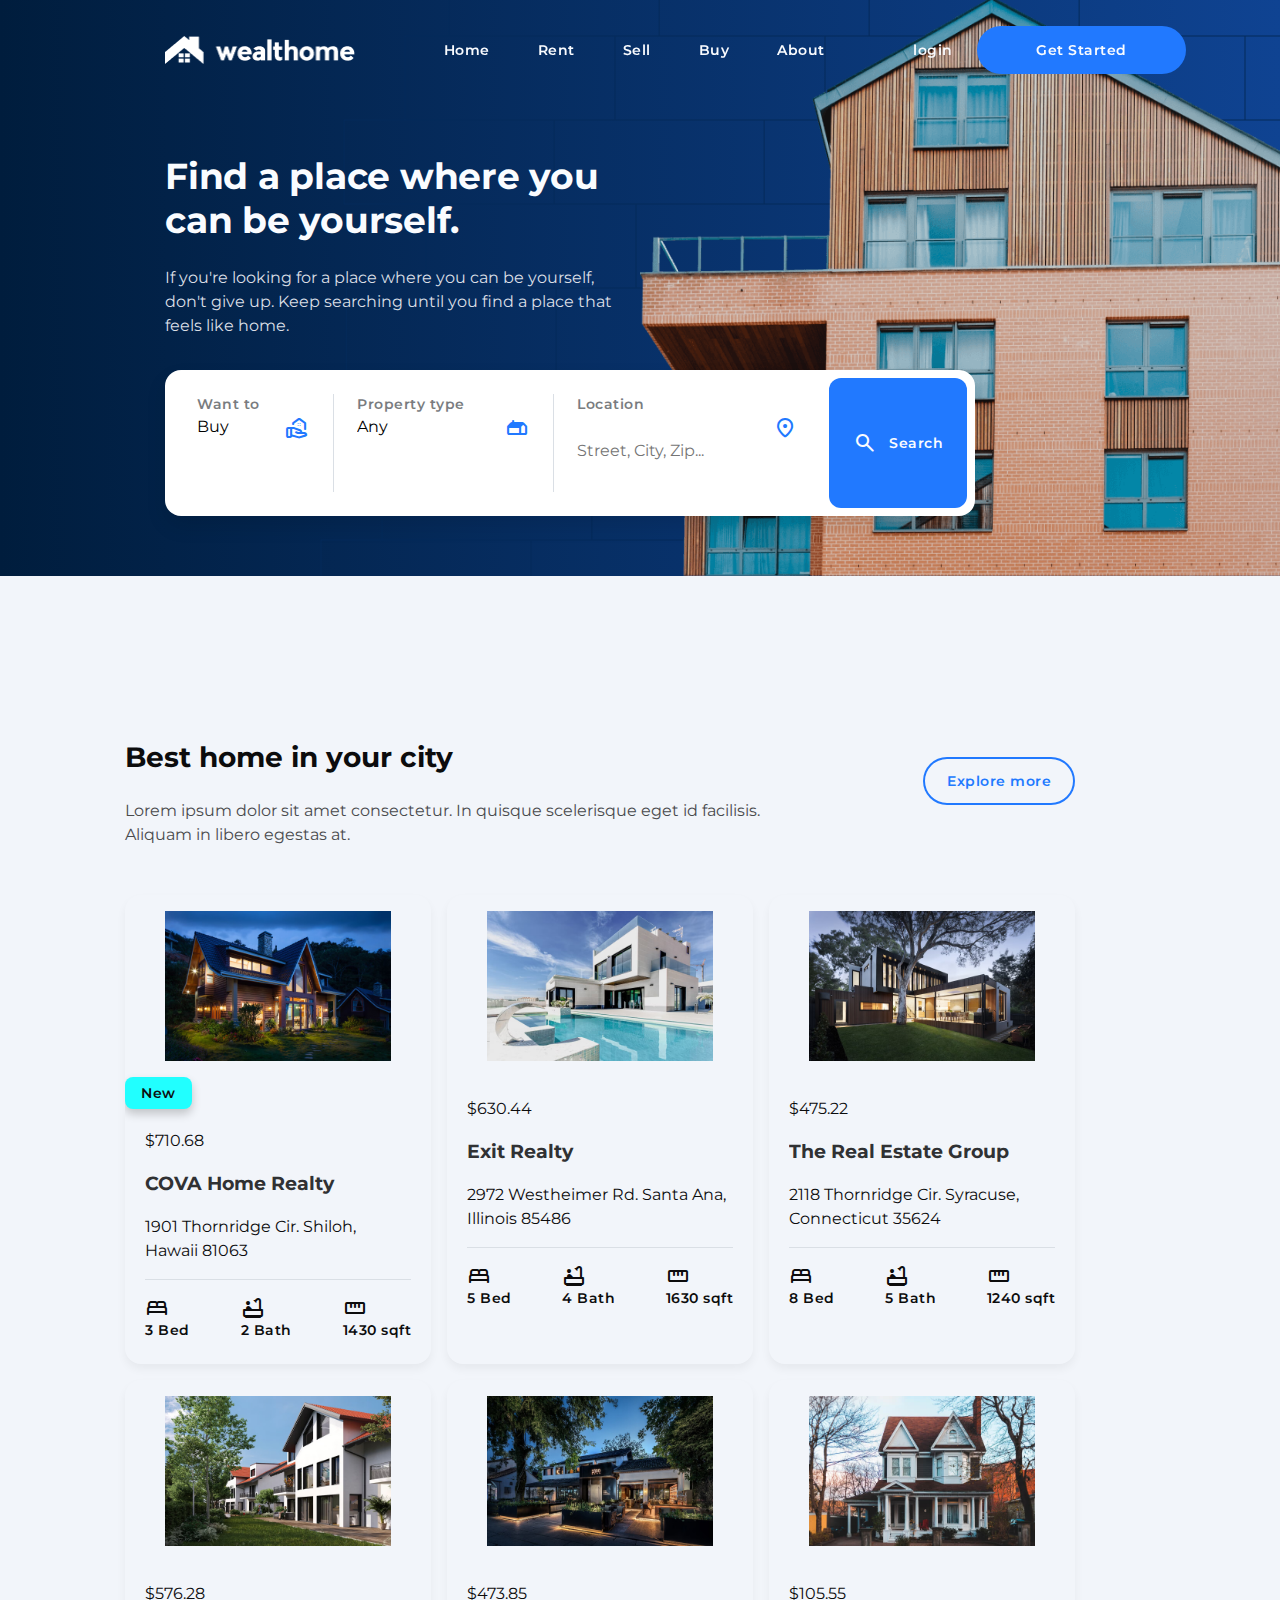
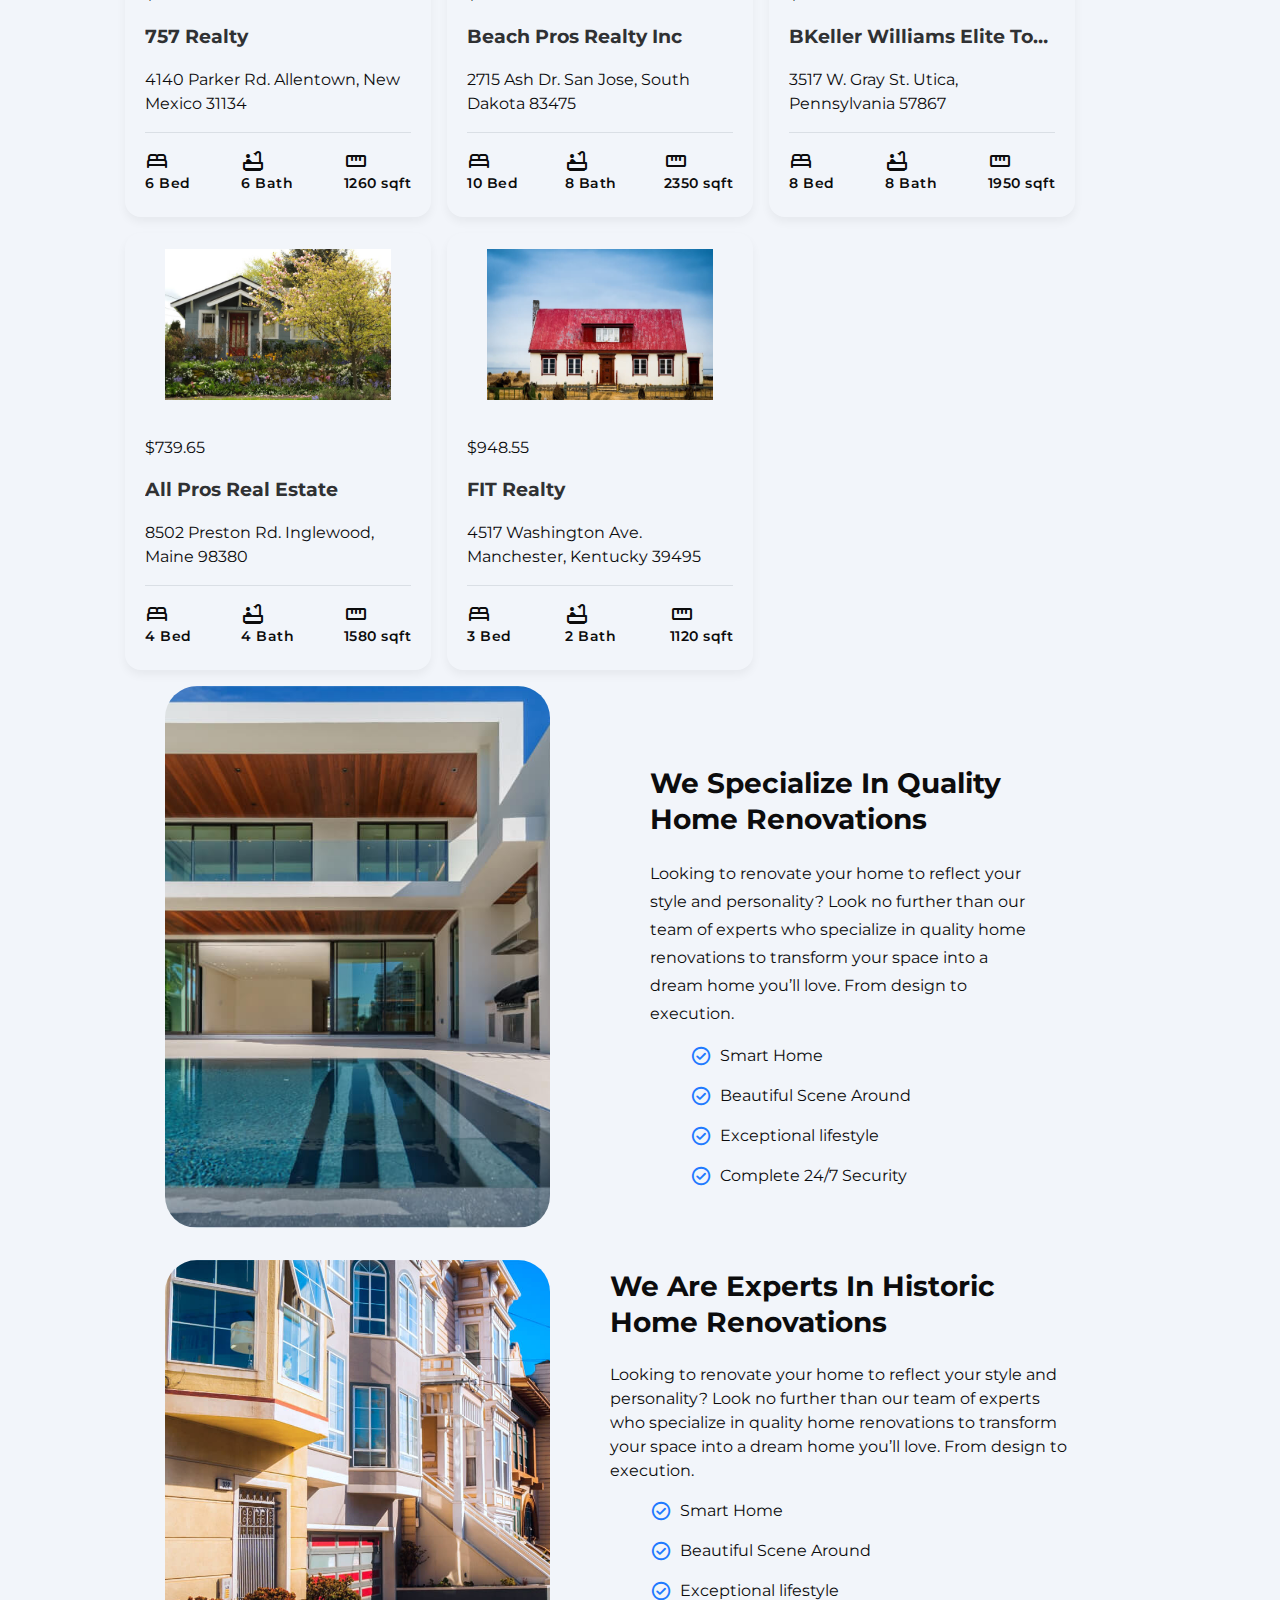
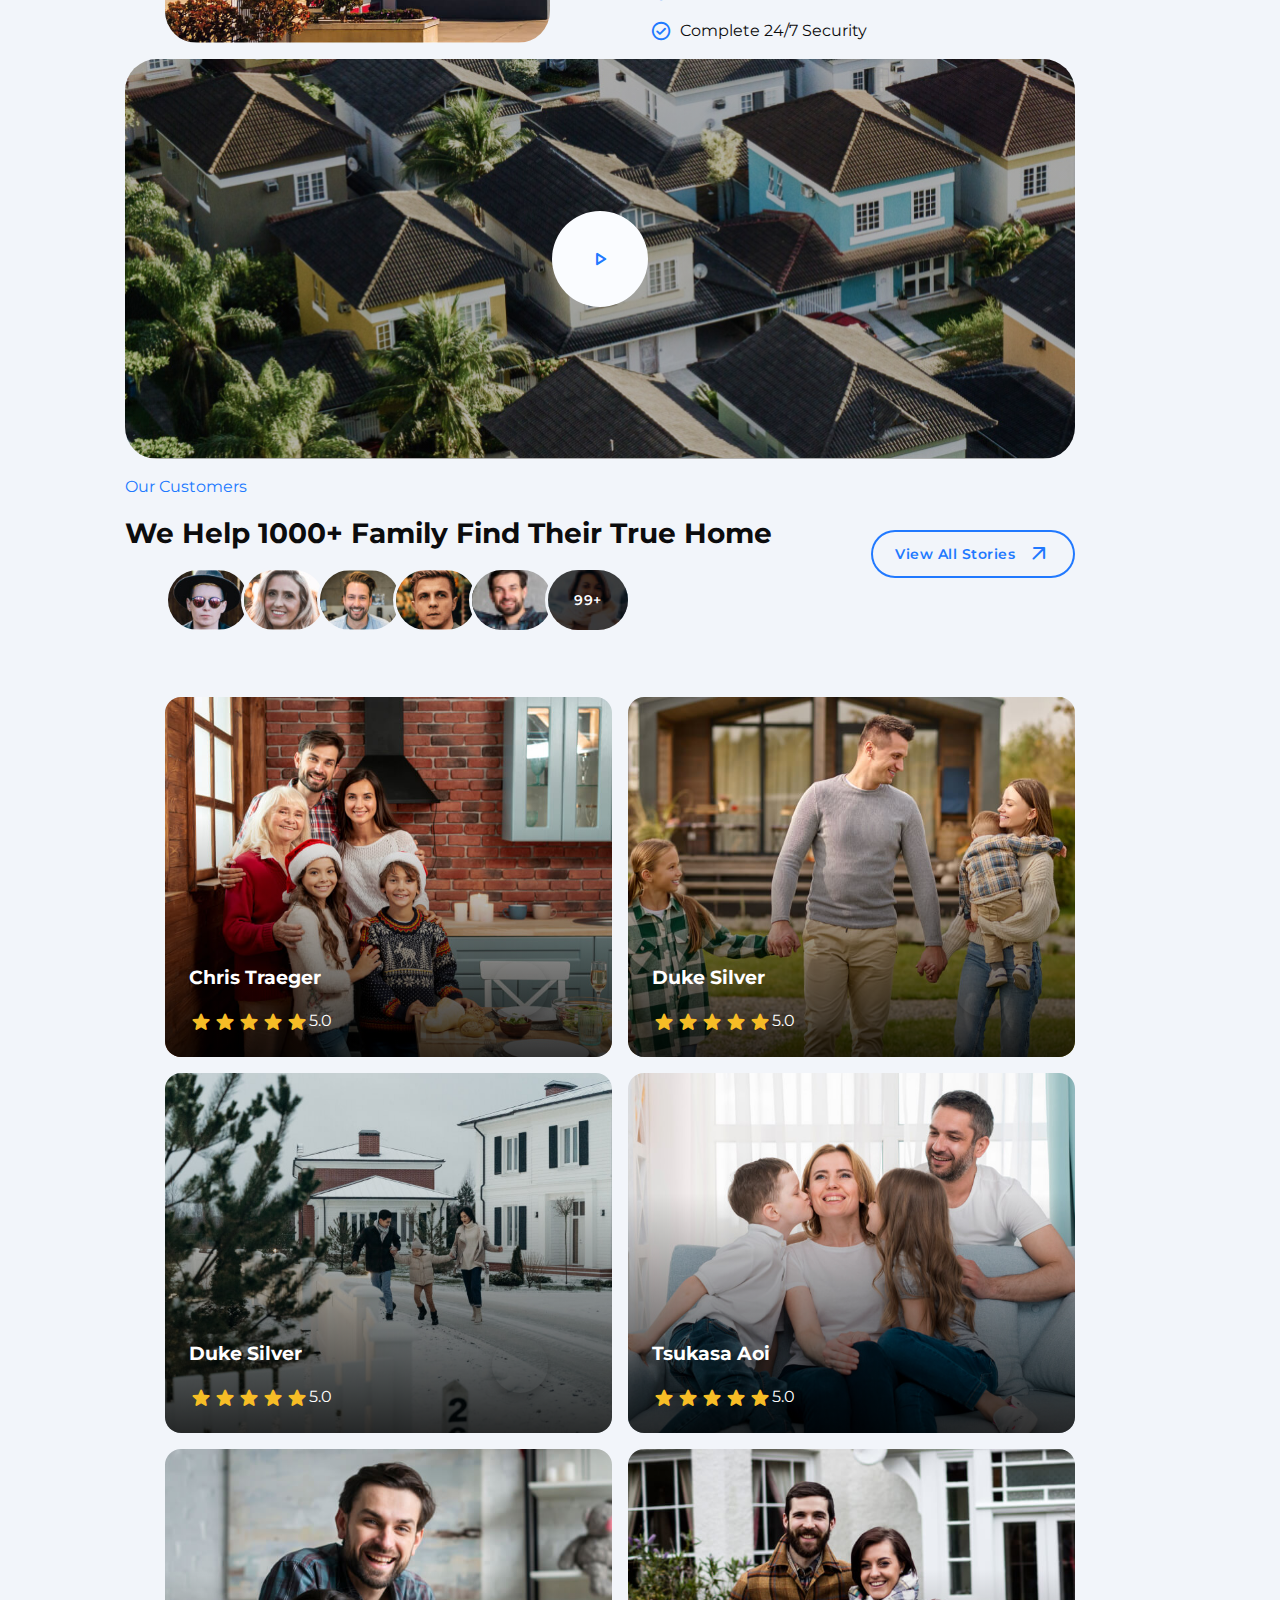
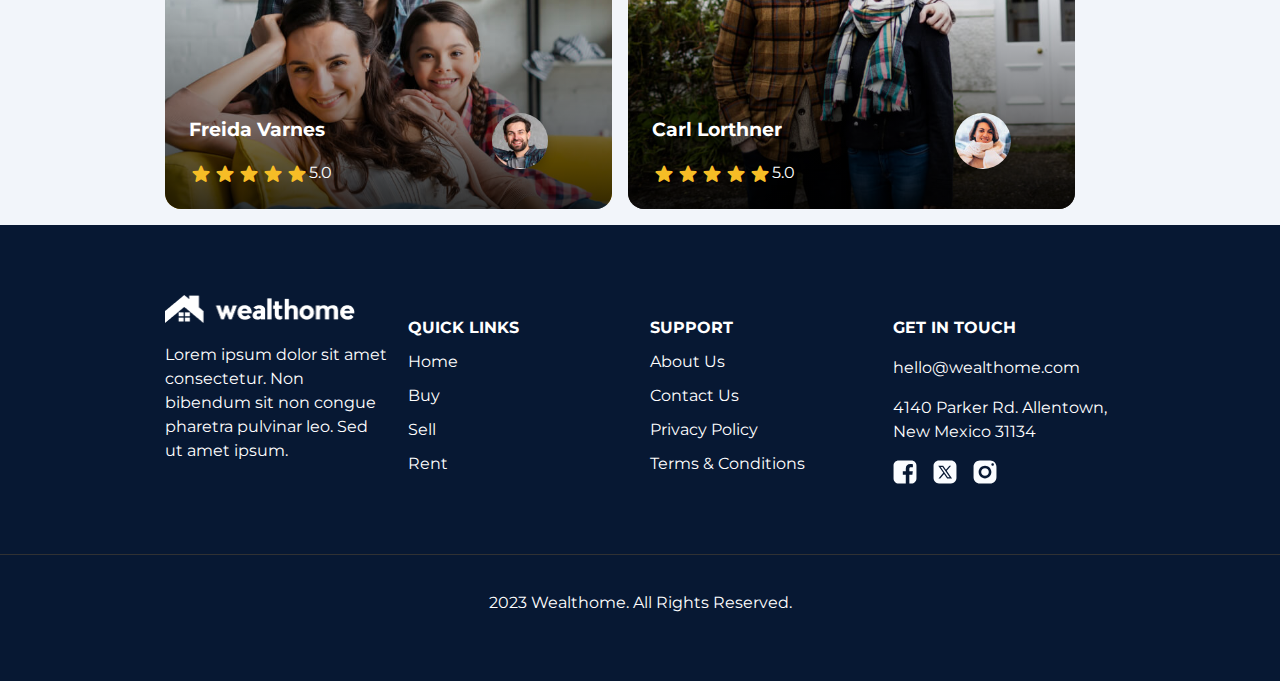
<file: index.html>
<!DOCTYPE html>
<html lang="en">
  <head>
    <meta charset="UTF-8" />
    <meta name="viewport" content="width=device-width, initial-scale=1.0" />
    <title>Wealthome</title>
    <meta name="title" content="Wealthome" />
    <meta
      name="descriptain"
      content="This is a realestate website devloped by codewithsadee"
    />
    <!-- favicon -->
    <link rel="stylesheet" href="./favicon.svg" type="image/svg+xml" />
    <!-- google font linK -->
    <link rel="preconnect" href="https://fonts.googleapis.com" />
    <link rel="preconnect" href="https://fonts.gstatic.com" crossorigin />
    <link
      href="https://fonts.googleapis.com/css2?family=Montserrat:wght@400;600;700&display=swap"
      rel="stylesheet"
    />

    <!-- google icon linK -->

    <link
      rel="stylesheet"
      href="https://fonts.googleapis.com/css2?family=Material+Symbols+Rounded:opsz,wght,FILL,GRAD@24,400,0..1,0"
    />

    <!-- Css linK -->

    <link rel="stylesheet" href="./assets/css/style.css" />

    <!-- js linK -->

    <script src="./assets/js/script.js" defer></script>
  </head>

  <body>
    

    <header class="header" data-header>
      <div class="container">
        <a href="#" class="logo">
          <img
            src="./assets/images/logo.png"
            width="190"
            height="28"
            alt="Wealthome"
          />
        </a>

        <nav class="navbar" data-navbar>
          <ul class="navbar-list">
            <li>
              <a href="#" class="navbar-link label-medium active">Home</a>
            </li>

            <li>
              <a href="#" class="navbar-link label-medium active">Rent</a>
            </li>

            <li>
              <a href="cr.html" class="navbar-link label-medium active">Sell</a>
            </li>

            <li>
              <a href="#" class="navbar-link label-medium active">Buy</a>
            </li>

            <li>
              <a href="#" class="navbar-link label-medium active">About</a>
            </li>
          </ul>

          <div class="navbar-wrapper">
            <a href="#" class="btn-link label-medium">login</a>

            <a href="#" class="btn btn-fill label-medium">Get Started</a>
          </div>
        </nav>

        <button
          class="nav-toggle-btn icon-btn"
          aria-label=" toggle navbar"
          data-nav-toggler
        >
          <span class="material-symbols-rounded open" aria-hidden="true"
            >menu</span
          >
          <span class="material-symbols-rounded close" aria-hidden="true"
            >close</span
          >
        </button>
      </div>
    </header>

    <main>
      <article>
        <!-- hero -->
        <section class="hero">
          <div class="container">
            <div class="hero-container">
              <h1 class="headline-large hero-title">
                Find a place where you can be yourself.
              </h1>
              <p class="body-large hero-text">
                If you're looking for a place where you can be yourself, don't
                give up. Keep searching until you find a place that feels like
                home.
              </p>
              <form action="./" method="get" class="search-bar">
                <label class="search-item">
                  <span class="label-medium label">Want to</span>

                  <select name="want-to" class="search-item-field body-medium">
                    <option value="Buy" selected>Buy</option>
                    <option value="Sell">Sell</option>
                    <option value="Rent">Rent</option>
                  </select>
                  <span class="material-symbols-rounded" aria-hidden="true"
                    >real_estate_agent</span
                  >
                </label>

                <label class="search-item">
                  <span class="label-medium label">Property type</span>

                  <select
                    name="property-type"
                    class="search-item-field body-medium"
                  >
                    <option value="any" selected>Any</option>
                    <option value="houses">Houses</option>
                    <option value="apartments">Apartments</option>
                    <option value="villa">Villa</option>
                    <option value="townhome">Townhome</option>
                    <option value="bungalow">Bungalow</option>
                    <option value="loft">Loft</option>
                  </select>
                  <span class="material-symbols-rounded" aria-hidden="true"
                    >gite</span
                  >
                </label>

                <label class="search-item">
                  <span class="label-medium label">Location </span>

                  <input
                    type="text"
                    name="location"
                    placeholder="Street, City, Zip..."
                    class="search-item-field body-medium"
                  />

                  <span class="material-symbols-rounded" aria-hidden="true"
                    >location_on</span
                  >
                </label>

                <button type="submit" class="search-btn">
                  <span class="material-symbols-rounded" aria-hidden="true"
                    >search</span
                  >

                  <span class="label-medium">Search</span>
                </button>
              </form>
            </div>
            <img
              src="./assets/images/hero.png"
              width="816"
              height="659"
              role="presentation"
              class="hero-banner"
            />

            <img
              src="./assets/images/bg-pattern.png"
              width="1240"
              height="840"
              role="presentation"
              class="bg-pattern"
            />
          </div>
        </section>

        <!-- PROPERTY -->

        <section class="section property" aria-labelledby="property-label">
          <div class="container">
            <div class="title-wrapper">
              <div>
                <h2 class="section-title headline-small">
                  Best home in your city
                </h2>
                <p class="section-text body-large">
                  Lorem ipsum dolor sit amet consectetur. In quisque scelerisque
                  eget id facilisis. Aliquam in libero egestas at.
                </p>
              </div>

              <a href="#" class="btn btn-outline">
                <span class="label-medium">Explore more</span>
              </a>
            </div>

            <div class="property-list">
              <div class="card">
                <div class="card-banner">
                  <figure
                    class="img-holder"
                    style="--width: 585; --height: 390"
                  >
                    <img
                      src="./assets/images/property-1.jpg"
                      width="585"
                      height="390"
                      class="img-cover"
                      alt=" COVA Home Realty"
                    />
                  </figure>

                  <span class="badgo label-medium">New</span>
                  <button
                    class="icon-btn fav-btn"
                    aria-label="add to favorite"
                    data-toggle-btn
                  >
                    <span class="material-symbols-rounded" aria-hidden="true"
                      >favorite</span
                    >
                  </button>
                </div>

                <div class="card-content">
                  <span class="title-large">$710.68</span>
                  <h3>
                    <a href="#" class="title-small card-title"
                      >COVA Home Realty</a
                    >
                  </h3>
                  <address class="body-medium.card-tex">
                    1901 Thornridge Cir. Shiloh, Hawaii 81063
                  </address>
                  <div class="card-meta-list">
                    <div class="meta-item">
                      <span
                        class="material-symbols-rounded meta-icon"
                        aria-hidden="true"
                        >bed</span
                      >
                      <span class="meta-text label-medium">3 Bed</span>
                    </div>
                    <div class="meta-item">
                      <span
                        class="material-symbols-rounded meta-icon"
                        aria-hidden="true"
                        >bathtub</span
                      >
                      <span class="meta-text label-medium">2 Bath</span>
                    </div>
                    <div class="meta-item">
                      <span
                        class="material-symbols-rounded meta-icon"
                        aria-hidden="true"
                        >straighten</span
                      >
                      <span class="meta-text label-medium">1430 sqft </span>
                    </div>
                  </div>
                </div>
              </div>

              <div class="card">
                <div class="card-banner">
                  <figure
                    class="img-holder"
                    style="--width: 585; --height: 390"
                  >
                    <img
                      src="./assets/images/property-2.jpg"
                      width="585"
                      height="390"
                      class="img-cover"
                      alt=" Exit Realty"
                    />
                  </figure>

                  <button
                    class="icon-btn fav-btn"
                    aria-label="add to favorite"
                    data-toggle-btn
                  >
                    <span class="material-symbols-rounded" aria-hidden="true"
                      >favorite</span
                    >
                  </button>
                </div>

                <div class="card-content">
                  <span class="title-large">$630.44</span>
                  <h3>
                    <a href="#" class="title-small card-title">Exit Realty</a>
                  </h3>
                  <address class="body-medium.card-tex">
                    2972 Westheimer Rd. Santa Ana, Illinois 85486
                  </address>
                  <div class="card-meta-list">
                    <div class="meta-item">
                      <span
                        class="material-symbols-rounded meta-icon"
                        aria-hidden="true"
                        >bed</span
                      >
                      <span class="meta-text label-medium">5 Bed</span>
                    </div>
                    <div class="meta-item">
                      <span
                        class="material-symbols-rounded meta-icon"
                        aria-hidden="true"
                        >bathtub</span
                      >
                      <span class="meta-text label-medium">4 Bath</span>
                    </div>
                    <div class="meta-item">
                      <span
                        class="material-symbols-rounded meta-icon"
                        aria-hidden="true"
                        >straighten</span
                      >
                      <span class="meta-text label-medium">1630 sqft</span>
                    </div>
                  </div>
                </div>
              </div>

              <div class="card">
                <div class="card-banner">
                  <figure
                    class="img-holder"
                    style="--width: 585; --height: 390"
                  >
                    <img
                      src="./assets/images/property-3.jpg"
                      width="585"
                      height="390"
                      class="img-cover"
                      alt=" The Real Estate Group"
                    />
                  </figure>

                  <button
                    class="icon-btn fav-btn"
                    aria-label="add to favorite"
                    data-toggle-btn
                  >
                    <span class="material-symbols-rounded" aria-hidden="true"
                      >favorite</span
                    >
                  </button>
                </div>

                <div class="card-content">
                  <span class="title-large">$475.22</span>
                  <h3>
                    <a href="#" class="title-small card-title"
                      >The Real Estate Group</a
                    >
                  </h3>
                  <address class="body-medium.card-tex">
                    2118 Thornridge Cir. Syracuse, Connecticut 35624
                  </address>
                  <div class="card-meta-list">
                    <div class="meta-item">
                      <span
                        class="material-symbols-rounded meta-icon"
                        aria-hidden="true"
                        >bed</span
                      >
                      <span class="meta-text label-medium">8 Bed</span>
                    </div>
                    <div class="meta-item">
                      <span
                        class="material-symbols-rounded meta-icon"
                        aria-hidden="true"
                        >bathtub</span
                      >
                      <span class="meta-text label-medium">5 Bath</span>
                    </div>
                    <div class="meta-item">
                      <span
                        class="material-symbols-rounded meta-icon"
                        aria-hidden="true"
                        >straighten</span
                      >
                      <span class="meta-text label-medium">1240 sqft</span>
                    </div>
                  </div>
                </div>
              </div>

              <div class="card">
                <div class="card-banner">
                  <figure
                    class="img-holder"
                    style="--width: 585; --height: 390"
                  >
                    <img
                      src="./assets/images/property-4.jpg"
                      width="585"
                      height="390"
                      class="img-cover"
                      alt=" 757 Realty"
                    />
                  </figure>

                  <button
                    class="icon-btn fav-btn"
                    aria-label="add to favorite"
                    data-toggle-btn
                  >
                    <span class="material-symbols-rounded" aria-hidden="true"
                      >favorite</span
                    >
                  </button>
                </div>

                <div class="card-content">
                  <span class="title-large">$576.28</span>
                  <h3>
                    <a href="#" class="title-small card-title">757 Realty</a>
                  </h3>
                  <address class="body-medium.card-tex">
                    4140 Parker Rd. Allentown, New Mexico 31134
                  </address>
                  <div class="card-meta-list">
                    <div class="meta-item">
                      <span
                        class="material-symbols-rounded meta-icon"
                        aria-hidden="true"
                        >bed</span
                      >
                      <span class="meta-text label-medium">6 Bed</span>
                    </div>
                    <div class="meta-item">
                      <span
                        class="material-symbols-rounded meta-icon"
                        aria-hidden="true"
                        >bathtub</span
                      >
                      <span class="meta-text label-medium">6 Bath</span>
                    </div>
                    <div class="meta-item">
                      <span
                        class="material-symbols-rounded meta-icon"
                        aria-hidden="true"
                        >straighten</span
                      >
                      <span class="meta-text label-medium">1260 sqft</span>
                    </div>
                  </div>
                </div>
              </div>

              <div class="card">
                <div class="card-banner">
                  <figure
                    class="img-holder"
                    style="--width: 585; --height: 390"
                  >
                    <img
                      src="./assets/images/property-5.jpg"
                      width="585"
                      height="390"
                      class="img-cover"
                      alt=" Beach Pros Realty Inc"
                    />
                  </figure>

                  <button
                    class="icon-btn fav-btn"
                    aria-label="add to favorite"
                    data-toggle-btn
                  >
                    <span class="material-symbols-rounded" aria-hidden="true"
                      >favorite</span
                    >
                  </button>
                </div>

                <div class="card-content">
                  <span class="title-large">$473.85</span>
                  <h3>
                    <a href="#" class="title-small card-title"
                      >Beach Pros Realty Inc</a
                    >
                  </h3>
                  <address class="body-medium.card-tex">
                    2715 Ash Dr. San Jose, South Dakota 83475
                  </address>
                  <div class="card-meta-list">
                    <div class="meta-item">
                      <span
                        class="material-symbols-rounded meta-icon"
                        aria-hidden="true"
                        >bed</span
                      >
                      <span class="meta-text label-medium">10 Bed</span>
                    </div>
                    <div class="meta-item">
                      <span
                        class="material-symbols-rounded meta-icon"
                        aria-hidden="true"
                        >bathtub</span
                      >
                      <span class="meta-text label-medium">8 Bath</span>
                    </div>
                    <div class="meta-item">
                      <span
                        class="material-symbols-rounded meta-icon"
                        aria-hidden="true"
                        >straighten</span
                      >
                      <span class="meta-text label-medium">2350 sqft</span>
                    </div>
                  </div>
                </div>
              </div>

              <div class="card">
                <div class="card-banner">
                  <figure
                    class="img-holder"
                    style="--width: 585; --height: 390"
                  >
                    <img
                      src="./assets/images/property-6.jpg"
                      width="585"
                      height="390"
                      class="img-cover"
                      alt=" Keller Williams Elite Town Center"
                    />
                  </figure>

                  <button
                    class="icon-btn fav-btn"
                    aria-label="add to favorite"
                    data-toggle-btn
                  >
                    <span class="material-symbols-rounded" aria-hidden="true"
                      >favorite</span
                    >
                  </button>
                </div>

                <div class="card-content">
                  <span class="title-large">$105.55</span>
                  <h3>
                    <a href="#" class="title-small card-title"
                      >BKeller Williams Elite Town Center</a
                    >
                  </h3>
                  <address class="body-medium.card-tex">
                    3517 W. Gray St. Utica, Pennsylvania 57867
                  </address>
                  <div class="card-meta-list">
                    <div class="meta-item">
                      <span
                        class="material-symbols-rounded meta-icon"
                        aria-hidden="true"
                        >bed</span
                      >
                      <span class="meta-text label-medium">8 Bed</span>
                    </div>
                    <div class="meta-item">
                      <span
                        class="material-symbols-rounded meta-icon"
                        aria-hidden="true"
                        >bathtub</span
                      >
                      <span class="meta-text label-medium">8 Bath</span>
                    </div>
                    <div class="meta-item">
                      <span
                        class="material-symbols-rounded meta-icon"
                        aria-hidden="true"
                        >straighten</span
                      >
                      <span class="meta-text label-medium">1950 sqft</span>
                    </div>
                  </div>
                </div>
              </div>

              <div class="card">
                <div class="card-banner">
                  <figure
                    class="img-holder"
                    style="--width: 585; --height: 390"
                  >
                    <img
                      src="./assets/images/property-7.jpg"
                      width="585"
                      height="390"
                      class="img-cover"
                      alt=" All Pros Real Estate"
                    />
                  </figure>

                  <button
                    class="icon-btn fav-btn"
                    aria-label="add to favorite"
                    data-toggle-btn
                  >
                    <span class="material-symbols-rounded" aria-hidden="true"
                      >favorite</span
                    >
                  </button>
                </div>

                <div class="card-content">
                  <span class="title-large">$739.65</span>
                  <h3>
                    <a href="#" class="title-small card-title"
                      >All Pros Real Estate</a
                    >
                  </h3>
                  <address class="body-medium.card-tex">
                    8502 Preston Rd. Inglewood, Maine 98380
                  </address>
                  <div class="card-meta-list">
                    <div class="meta-item">
                      <span
                        class="material-symbols-rounded meta-icon"
                        aria-hidden="true"
                        >bed</span
                      >
                      <span class="meta-text label-medium">4 Bed</span>
                    </div>
                    <div class="meta-item">
                      <span
                        class="material-symbols-rounded meta-icon"
                        aria-hidden="true"
                        >bathtub</span
                      >
                      <span class="meta-text label-medium">4 Bath</span>
                    </div>
                    <div class="meta-item">
                      <span
                        class="material-symbols-rounded meta-icon"
                        aria-hidden="true"
                        >straighten</span
                      >
                      <span class="meta-text label-medium">1580 sqft</span>
                    </div>
                  </div>
                </div>
              </div>

              <div class="card">
                <div class="card-banner">
                  <figure
                    class="img-holder"
                    style="--width: 585; --height: 390"
                  >
                    <img
                      src="./assets/images/property-8.jpg"
                      width="585"
                      height="390"
                      class="img-cover"
                      alt=" FIT Realty"
                    />
                  </figure>

                  <button
                    class="icon-btn fav-btn"
                    aria-label="add to favorite"
                    data-toggle-btn
                  >
                    <span class="material-symbols-rounded" aria-hidden="true"
                      >favorite</span
                    >
                  </button>
                </div>

                <div class="card-content">
                  <span class="title-large">$948.55</span>
                  <h3>
                    <a href="#" class="title-small card-title">FIT Realty</a>
                  </h3>
                  <address class="body-medium.card-tex">
                    4517 Washington Ave. Manchester, Kentucky 39495
                  </address>
                  <div class="card-meta-list">
                    <div class="meta-item">
                      <span
                        class="material-symbols-rounded meta-icon"
                        aria-hidden="true"
                        >bed</span
                      >
                      <span class="meta-text label-medium">3 Bed</span>
                    </div>
                    <div class="meta-item">
                      <span
                        class="material-symbols-rounded meta-icon"
                        aria-hidden="true"
                        >bathtub</span
                      >
                      <span class="meta-text label-medium">2 Bath</span>
                    </div>
                    <div class="meta-item">
                      <span
                        class="material-symbols-rounded meta-icon"
                        aria-hidden="true"
                        >straighten</span
                      >
                      <span class="meta-text label-medium">1120 sqft</span>
                    </div>
                  </div>
                </div>
              </div>
            </div>
          </div>
        </section>

        <!-- FEATURE -->
        <section class="section feature" aria-labelledby="feature-label">
          <div class="container">
            <figure class="feature-banner">
              <img
                src="./assets/images/feature-banner-1.jpg"
                width="1020"
                height="690"
                loading="lazy"
                alt="feature-banner"
                class="img-cover"
              />
            </figure>

            <div class="feature-content">
              <h2 class="headline-medium" id="feature-label">
                We Specialize In Quality Home Renovations
              </h2>
              <p class="body-large feature-text">
                Looking to renovate your home to reflect your style and
                personality? Look no further than our team of experts who
                specialize in quality home renovations to transform your space
                into a dream home you’ll love. From design to execution.
              </p>

              <ul class="feature-list">
                <li class="feature-item">
                  <span
                    class="material-symbols-rounded feature-icon"
                    aria-hidden="true"
                    >check_circle</span
                  >
                  <span class="body-medium">Smart Home</span>
                </li>

                <li class="feature-item">
                  <span
                    class="material-symbols-rounded feature-icon"
                    aria-hidden="true"
                    >check_circle</span
                  >
                  <span class="body-medium">Beautiful Scene Around</span>
                </li>
                <li class="feature-item">
                  <span
                    class="material-symbols-rounded feature-icon"
                    aria-hidden="true"
                    >check_circle</span
                  >
                  <span class="body-medium">Exceptional lifestyle</span>
                </li>
                <li class="feature-item">
                  <span
                    class="material-symbols-rounded feature-icon"
                    aria-hidden="true"
                    >check_circle</span
                  >
                  <span class="body-medium">Complete 24/7 Security</span>
                </li>
              </ul>
            </div>
          </div>
        </section>

        <section
          class="section feature feature-2"
          aria-labelledby="feature-label-2"
        >
          <div class="container">
            <figure class="feature-banner">
              <img
                src="./assets/images/feature-banner-2.jpg"
                width="1020"
                height="690"
                loading="lazy"
                alt="feature banner"
                class="img-cover"
              />
            </figure>

            <div class=".feature-content">
              <h2 class="headline-medium" id="feature-label-2">
                We Are Experts In Historic Home Renovations
              </h2>
              <p class="body-large feature-text">
                Looking to renovate your home to reflect your style and
                personality? Look no further than our team of experts who
                specialize in quality home renovations to transform your space
                into a dream home you’ll love. From design to execution.
              </p>

              <ul class="feature-list">
                <li class="feature-item">
                  <span
                    class="material-symbols-rounded feature-icon"
                    aria-hidden="true"
                    >check_circle</span
                  >
                  <span class="body-medium">Smart Home</span>
                </li>

                <li class="feature-item">
                  <span
                    class="material-symbols-rounded feature-icon"
                    aria-hidden="true"
                    >check_circle</span
                  >
                  <span class="body-medium">Beautiful Scene Around</span>
                </li>
                <li class="feature-item">
                  <span
                    class="material-symbols-rounded feature-icon"
                    aria-hidden="true"
                    >check_circle</span
                  >
                  <span class="body-medium">Exceptional lifestyle</span>
                </li>
                <li class="feature-item">
                  <span
                    class="material-symbols-rounded feature-icon"
                    aria-hidden="true"
                    >check_circle</span
                  >
                  <span class="body-medium">Complete 24/7 Security</span>
                </li>
              </ul>
            </div>
          </div>
        </section>

        <!-- video -->
        <section class="section video">
          <div class="container">
            <div class="video-card">
              <button class="play-btn" aria-label="play video">
                <span class="material-symbols-rounded" aria-hidden="true"
                  >play_arrow</span
                >
              </button>
            </div>
          </div>
        </section>

        <!-- story -->
        <section class="section story">
          <div class="container">
            <div class="title-wrapper">
              <div>
                <p class="section-subtitle title-medium">Our Customers</p>
                <h2 class="section-title headline-medium">
                  We Help 1000+ Family Find Their True Home
                </h2>

                <ul class="avatar-list">
                  <!-- 1 -->
                  <li class="avatar">
                    <img
                      src="./assets/images/avatar-1.jpg"
                      height="80"
                      width="120"
                      alt="John smith"
                      class="img-cover"
                    />
                  </li>
                  <!-- 2 -->
                  <li class="avatar">
                    <img
                      src="./assets/images/avatar-2.jpg"
                      height="80"
                      width="120"
                      alt="Jane smith
                                    "
                      class="img-cover"
                    />
                  </li>
                  <!-- 3 -->
                  <li class="avatar">
                    <img
                      src="./assets/images/avatar-3.jpg"
                      height="80"
                      width="120"
                      alt="John smith"
                      class="img-cover"
                    />
                  </li>
                  <!-- 4 -->
                  <li class="avatar">
                    <img
                      src="./assets/images/avatar-4.jpg"
                      height="80"
                      width="120"
                      alt="Jane smith
                                    "
                      class="img-cover"
                    />
                  </li>
                  <!-- 5 -->
                  <li class="avatar">
                    <img
                      src="./assets/images/story-avatar-5.jpg"
                      height="80"
                      width="120"
                      alt="John smith"
                      class="img-cover"
                    />
                  </li>
                  <!-- 6 -->
                  <li class="avatar">
                    <img
                      src="./assets/images/story-avatar-6.jpg"
                      height="80"
                      width="120"
                      alt="Jane smith
                                    "
                      class="img-cover"
                    />
                    <div class="overlay-content">
                      <span class="label-medium">99+</span>
                    </div>
                  </li>
                </ul>
              </div>

              <a href="#" class="btn btn-outline">
                <span class="label-medium">View All Stories</span>

                <span class="material-symbols-rounded" aria-hidden="true"
                  >arrow_outward</span
                >
              </a>
            </div>
            <ul class="story-list">
              <li
                class="story-card"
                style="background-image: url('./assets/images/story-1.jpg')"
              >
                <a href="#" class="overlay-content">
                  <div>
                    <h3 class="title-small">Chris Traeger</h3>
                    <div class="rating-wrapper">
                      <span class="material-symbols-rounded" aria-hidden="true"
                        >star</span
                      >
                      <span class="material-symbols-rounded" aria-hidden="true"
                        >star</span
                      >
                      <span class="material-symbols-rounded" aria-hidden="true"
                        >star</span
                      >
                      <span class="material-symbols-rounded" aria-hidden="true"
                        >star</span
                      >
                      <span class="material-symbols-rounded" aria-hidden="true"
                        >star</span
                      >
                      <data value="" class="title-small rating-text" value="5"
                        >5.0</data
                      >
                    </div>
                  </div>

                  <figure class="card-avatar">
                    <img
                      src="./assets/images/story-avatar-1.jpg"
                      width="56"
                      height="56"
                      alt="Chris Traeger"
                      loading="lazy"
                      class="img-cover"
                    />
                  </figure>
                </a>
              </li>

              <li
                class="story-card"
                style="background-image: url('./assets/images/story-2.jpg')"
              >
                <a href="#" class="overlay-content">
                  <div>
                    <h3 class="title-small">Duke Silver</h3>
                    <div class="rating-wrapper">
                      <span class="material-symbols-rounded" aria-hidden="true"
                        >star</span
                      >
                      <span class="material-symbols-rounded" aria-hidden="true"
                        >star</span
                      >
                      <span class="material-symbols-rounded" aria-hidden="true"
                        >star</span
                      >
                      <span class="material-symbols-rounded" aria-hidden="true"
                        >star</span
                      >
                      <span class="material-symbols-rounded" aria-hidden="true"
                        >star</span
                      >
                      <data value="" class="title-small rating-text" value="5"
                        >5.0</data
                      >
                    </div>
                  </div>

                  <figure class="card-avatar">
                    <img
                      src="./assets/images/story-avatar-2.jpg"
                      width="56"
                      height="56"
                      alt="Chris Traeger"
                      loading="lazy"
                      class="img-cover"
                    />
                  </figure>
                </a>
              </li>

              <li
                class="story-card"
                style="background-image: url('./assets/images/story-3.jpg')"
              >
                <a href="#" class="overlay-content">
                  <div>
                    <h3 class="title-small">Duke Silver</h3>
                    <div class="rating-wrapper">
                      <span class="material-symbols-rounded" aria-hidden="true"
                        >star</span
                      >
                      <span class="material-symbols-rounded" aria-hidden="true"
                        >star</span
                      >
                      <span class="material-symbols-rounded" aria-hidden="true"
                        >star</span
                      >
                      <span class="material-symbols-rounded" aria-hidden="true"
                        >star</span
                      >
                      <span class="material-symbols-rounded" aria-hidden="true"
                        >star</span
                      >
                      <data value="" class="title-small rating-text" value="5"
                        >5.0</data
                      >
                    </div>
                  </div>

                  <figure class="card-avatar">
                    <img
                      src="./assets/images/story-avatar-3.jpg"
                      width="56"
                      height="56"
                      alt="Chris Traeger"
                      loading="lazy"
                      class="img-cover"
                    />
                  </figure>
                </a>
              </li>

              <li
                class="story-card"
                style="background-image: url('./assets/images/story-4.jpg')"
              >
                <a href="#" class="overlay-content">
                  <div>
                    <h3 class="title-small">Tsukasa Aoi</h3>
                    <div class="rating-wrapper">
                      <span class="material-symbols-rounded" aria-hidden="true"
                        >star</span
                      >
                      <span class="material-symbols-rounded" aria-hidden="true"
                        >star</span
                      >
                      <span class="material-symbols-rounded" aria-hidden="true"
                        >star</span
                      >
                      <span class="material-symbols-rounded" aria-hidden="true"
                        >star</span
                      >
                      <span class="material-symbols-rounded" aria-hidden="true"
                        >star</span
                      >
                      <data value="" class="title-small rating-text" value="5"
                        >5.0</data
                      >
                    </div>
                  </div>

                  <figure class="card-avatar">
                    <img
                      src="./assets/images/story-avatar-4.jpg"
                      width="56"
                      height="56"
                      alt="Chris Traeger"
                      loading="lazy"
                      class="img-cover"
                    />
                  </figure>
                </a>
              </li>

              <li
                class="story-card"
                style="background-image: url('./assets/images/story-5.jpg')"
              >
                <a href="#" class="overlay-content">
                  <div>
                    <h3 class="title-small">Freida Varnes</h3>
                    <div class="rating-wrapper">
                      <span class="material-symbols-rounded" aria-hidden="true"
                        >star</span
                      >
                      <span class="material-symbols-rounded" aria-hidden="true"
                        >star</span
                      >
                      <span class="material-symbols-rounded" aria-hidden="true"
                        >star</span
                      >
                      <span class="material-symbols-rounded" aria-hidden="true"
                        >star</span
                      >
                      <span class="material-symbols-rounded" aria-hidden="true"
                        >star</span
                      >
                      <data value="" class="title-small rating-text" value="5"
                        >5.0</data
                      >
                    </div>
                  </div>

                  <figure class="card-avatar">
                    <img
                      src="./assets/images/story-avatar-5.jpg"
                      width="56"
                      height="56"
                      alt="Chris Traeger"
                      loading="lazy"
                      class="img-cover"
                    />
                  </figure>
                </a>
              </li>

              <li
                class="story-card"
                style="background-image: url('./assets/images/story-6.jpg')"
              >
                <a href="#" class="overlay-content">
                  <div>
                    <h3 class="title-small">Carl Lorthner</h3>
                    <div class="rating-wrapper">
                      <span class="material-symbols-rounded" aria-hidden="true"
                        >star</span
                      >
                      <span class="material-symbols-rounded" aria-hidden="true"
                        >star</span
                      >
                      <span class="material-symbols-rounded" aria-hidden="true"
                        >star</span
                      >
                      <span class="material-symbols-rounded" aria-hidden="true"
                        >star</span
                      >
                      <span class="material-symbols-rounded" aria-hidden="true"
                        >star</span
                      >
                      <data value="" class="title-small rating-text" value="5"
                        >5.0</data
                      >
                    </div>
                  </div>

                  <figure class="card-avatar">
                    <img
                      src="./assets/images/story-avatar-6.jpg"
                      width="56"
                      height="56"
                      alt="Chris Traeger"
                      loading="lazy"
                      class="img-cover"
                    />
                  </figure>
                </a>
              </li>
            </ul>
          </div>
        </section>
      </article>
    </main>

 

    
    <footer>
      <div class="container">
        <div class="footer-columns">
          <div class="footer-column">
            <img
              src="./assets/images/logo.png"
              alt="Wealthome Logo"
              width="190"
              height="28"
            />
            <p class="body-medium footer-text">
              Lorem ipsum dolor sit amet consectetur. Non bibendum sit non
              congue pharetra pulvinar leo. Sed ut amet ipsum.
            </p>
          </div>
          <div class="footer-column">
            <h4>QUICK LINKS</h4>
            <ul>
              <li><a href="#">Home</a></li>
              <li><a href="#">Buy</a></li>
              <li><a href="#">Sell</a></li>
              <li><a href="#">Rent</a></li>
            </ul>
          </div>

          <div class="footer-column">
            <h4>SUPPORT</h4>
            <ul>
                <li><a href="#">About Us</a></li>
                <li><a href="#">Contact Us</a></li>
                <li><a href="#">Privacy Policy</a></li>
                <li><a href="#">Terms & Conditions</a></li>
            </ul>
        </div>

          <div class="footer-column">
            <h4>GET IN TOUCH</h4>
            <p><a href="mailto:hello@wealthome.com">hello@wealthome.com</a></p>
            <p>4140 Parker Rd. Allentown, New Mexico 31134</p>
            <ul class="social-list">
              <li>
                <a href="#" class="social-link"
                  ><img src="./assets/images/facebook.svg" alt="facebook"
                /></a>
              </li>
              <li>
                <a href="#" class="social-link">
                  <img src="./assets/images/twitter.svg" alt="twitter" />
                </a>
              </li>
              <li>
                <a href="#" class="social-link">
                  <img src="./assets/images/insta.svg" alt="instagram" />
                </a>
              </li>
            </ul>
          </div>
        
        </div>
      </div>
      <div class="footer-bottom">
        <p>2023 Wealthome. All Rights Reserved.</p>
      </div>
    </footer>
  </body>
</html>
</file>
<file: assets/css/style.css>
/*-----------------------------------*\
  #style.css
\*-----------------------------------*/

/**
 * copyright 2023 codewithsadee
 */





/*-----------------------------------*\
  #CUSTOM PROPERTY
\*-----------------------------------*/

:root{ 

  --white: #FFFFFF;
--yellow: #F6BD26;
--primary-100: #2179FF;
--primary-90: #1E6DE5;
--primary-80: #1B61CC;
--primary-70: #1755B2;
--primary-40: #0D3166;
--primary-20: #071833;
--secondary-100: #21FFFF;
--secondary-20: #073333;
--neutral-100: #FAFCFF;
--neutral-98: #F2F5FA;
--neutral-95: #E9ECF2;
--neutral-90: #DADFE5;
--neutral-80: #C2C6CC;
--neutral-60: #919499;
--neutral-50: #797C80;
--neutral-40: #616366;
--neutral-30: #494A4D;
--neutral-20: #303133;
--neutral-10: #18191A;
--neutral-5: #0C0C0D;
--error-100: #FF2134;


--gradient:linear-gradient(270deg,#0f4392 0%, #001D3D 100%);


/**
*Typography
*/


/* font family */
--font-primary: 'Montserrat', sans-serif;


/* font size */

--fs-base: 62.5%;
--fs-headline-large: 3.6rem;
--fs-headline-medium: 2.8rem;
--fs-headline-small: 2.8rem;
--fs-title-large: 2.2rem;
--fs-title-medium: 2rem;
--fs-title-small: 1.8rem;
--fs-body-large: 1.6rem;
--fs-body-medium: 1.6rem;
--fs-label-large: 1.6rem;
--fs-label-medium: 1.4rem;


/* link height */

--lh-headline-large: 44px;
--lh-headline-medium: 36px;
--lh-headline-small: 36px;
--lh-title-large: 28px;
--lh-title-medium: 24px;
--lh-title-small: 24px;
--lh-body-large: 24px;
--lh-body-medium: 24px;
--lh-label-large: 24px;
--lh-label-medium: 20px;


/* Font weight */

--weight-bold: 700;
--weight-semiBold: 600;
--weight-regular: 400;


/* Letter spacing */


--traking-n-025: -0.25px;
--traking-p-05: 0.5px;






/**
*Radius
*/

--radius-small: 8px;
--radius-medium: 12px;
--radius-large: 16px;
--radius-extra-large: 32px;
--radius-full: 1000px;
--radius-circle: 50%;




/**
*Shadow
*/

--shadow-1: 0px 2px 4px 0px #00000033;
--shadow-2: 0px 5px 10px 0px #0000000D;
--shadow-3: 0px 5px 10px 0px #00000033;
--shadow-4: 0px 10px 20px 0px #0000001A;


/**
*Transition
*/


--transition-easing-quick: cubic-bezier(0, 0.7, 0.3, 1);
--transition-duration-quick: 200ms;
--transition-duration-smooth: 500ms;



}





/*-----------------------------------*\
  #RESET
\*-----------------------------------*/

::before,::after{
  margin: 0;
  padding: 0;
  box-sizing: border-box;
}
li{list-style: none;}

a,
img,
span, 
input,
select,
button{display: block; }

a{
  color: inherit;
  text-decoration: none;
}

img{
  height: auto;
}

input,
button,
select{
  background: none ;
  border: none;

  font: inherit;
}

button{
  cursor: pointer;
}

input,
select{
  width: 100;
  outline: none;

}

address{
  font-style: normal;
}

select{
  appearance: none;
  -webkit-appearance: none;
  -moz-appearance: none ;
}





html{
  font-family: var(--font-primary);
  font-size: var(--fs-base);
  scroll-behavior:  smooth;
}




body {
  background-color: var(--neutral-98);
  color: var(--neutral-5);
  font-size: var(--fs-body-medium);
  line-height: var(--lh-body-medium);
  /*height: 300vh;*/ /* لتمكين التمرير */
  margin: 0; /* إزالة الهوامش الافتراضية */
}


::-webkit-scrollbar{width:12px ;}

::-webkit-scrollbar-track{background-color: var(--neutral-90);}

::-webkit-scrollbar-thumb{
  background-color: var(--neutral-60);
  border-radius: 4px;
}

/*-----------------------------------*\
  #TYPOGRAPHY
\*-----------------------------------*/
.headline-large{
  font-size: var(--fs-headline-large);
  line-height: var(--lh-headline-large);
  font-weight: var(--weight-bold);
  letter-spacing: var(--traking-n-025);
}

.headline-medium{
  font-size: var(--fs-headline-medium);
  line-height: var(--lh-headline-medium);
  font-weight: var(--weight-bold);
  
}
.headline-small{
  font-size: var(--fs-headline-small);
  line-height: var(--lh-headline-small);
  font-weight: var(--weight-bold);
  
}

.Title-large{
  font-size: var(--fs-title-large);
  line-height: var(--lh-title-large);
  font-weight: var(--weight-semiBold);
 
}


.Title-medium{
  font-size: var(--fs-title-medium);
  line-height: var(--lh-title-medium);
  font-weight: var(--weight-semiBold);
 
}



.Title-small{
  font-size: var(--fs-title-small);
  line-height: var(--lh-title-small);
  font-weight: var(--weight-semiBold);
 
}

.Body-large{
  font-size: var(--fs-body-large);
  line-height: var(--lh-body-large);
  font-weight: var(--weight-regular);
 
}


.Body-medium{
  font-size: var(--fs-body-medium);
  line-height: var(--lh-body-medium);
  font-weight: var(--weight-regular);
 
}

.label-medium{
  font-size: var(--fs-label-medium);
  line-height: var(--lh-label-medium);
  font-weight: var(--weight-semiBold);
  letter-spacing: var(--traking-p-05);
}


/*-----------------------------------*\
  #REUSED STYLE
\*-----------------------------------*/

.material-symbols-rounded{
  display: block;
  width:1em ;
  height: 1em;
  overflow: hidden;
  font-variation-settings: 
  'FILL' 0,
  'wght' 400,
  'GRAD' 0,
  'opsz' 24;
}

.container{
  padding-inline: 16px;
  max-width: 580px;
  width: 100%;
  margin-inline: auto;

}

.section{padding-inline-end: 60px;}
.title-wrapper{margin-block-end: 32px;}
.img-holder{
  aspect-ratio: var(--width) / var(--height);
background-color: var(--neutral-80);
overflow: hidden;
}
.img-cover{
  width: 100%;
  height: 100%;
  object-fit: cover;
}

/*-----------------------------------*\
  #COMPONENT
\*-----------------------------------*/

.btn{
  display: flex;
  justify-content: center;
  align-items: center;
  gap: 12px;
  height: 48px;
  padding-inline: 24px;
  border-radius: var(--radius-full);
  max-width: max-content;
  transition: var(--transition-duration-quick) var(--transition-easing-quick);
}

  .btn-fill{
    background-color: var(--primary-100);
    color: var(--neutral-100);

  }

  .btn-fill:where(:hover,:focus){
    background-color: var(--primary-90);
    box-shadow: var(--shadow-1);

  }
   .btn-fill:where(:active,:focus-visible){
    background-color: var(--primary-80)

  }
  

  .btn-outline{
    color: var(--primary-100);
    box-shadow: inset 0 0 0 2px var(--primary-100);
  }

  .btn-outline:where(:hover,:focus,:focus-visible){
    color: var(--neutral-100);
  }

  .btn-outline:hover{
   background-color: var(--primary-100);
  }

  .btn-outline:focus{
    background-color: var(--primary-90);
   }
  

   .btn-outline:where(:active,:focus-visible){
    background-color: var(--primary-80)

  }

/**
*icon-btn
*/

.icon-btn{
  height: 40px;
  width: 40px;
  display: grid;
  place-items: center;
  background-color: var(--neutral-100);
  color: var(--neutral-10);
  border-radius: var(--radius-small);
  box-shadow:var(--shadow-3);
  transition: var(--transition-duration-quick) var(--transition-easing-quick);
  
}





.badgo{
  height: 32px;
  max-width: max-content;
  display: grid;
  place-items:center;
  padding-inline: 16px;
  background-color: var(--secondary-100);
  border-radius: var(--radius-small);
  box-shadow: var(--shadow-3);
}

.card{
  border-radius:var(--radius-large) ;
  overflow: hidden;
  box-shadow: var(--shadow-2);
  transition: var(--transition-duration-quick) var(--transition-easing-quick);
}

.card:where(:hover,:focus-within){box-shadow: var(--shadow-4);}

.card-banner{ position: relative;}

.card-banner .img-cover{
  transition: var(--transition-duration-smooth) var(--transition-easing-quick);
}
.card:where(:hover,:focus-within) .img-cover{
  scale: 1.05;
  rotate: 2deg;
}


.card:where(.badgo,.icon-btn){
  position: absolute;
  top: 20px;
}

.card.badgo{left: 20px;}
.icon-btn.fav-btn {
  position: absolute;
  top: 20px;
  right: 20px;
  height: 40px;
  width: 40px;
  background-color: var(--neutral-100);
  border-radius: var(--radius-small);
  display: grid;
  place-items: center;
  box-shadow: var(--shadow-3);
  opacity: 0;
  visibility: hidden;
  transition: var(--transition-duration-quick) var(--transition-easing-quick);
}
.card:hover .fav-btn {
  opacity: 1;
  visibility: visible;
}

.fav-btn .material-symbols-rounded {
  color: var(--error-100);
}


.fav-btn.active .material-symbols-rounded {
  font-variation-settings: 'FILL' 1;
}

.card:where(:hover,:focus-within).icon-btn{
  scale: 1;
  opacity: 1;
  visibility: visible;
}
.card-content{padding: 20px 20px 24px;}

.card-title{
  margin-block: 8px;
  color: var(--neutral-20);
  white-space: nowrap;
  overflow: hidden;
  text-overflow: ellipsis;
  transition: var(--transition-duration-quick) var(--transition-easing-quick);
}

.card-title:where(:hover, :focus-visible) {
  color: var(--primary-100);
}

.card-text {
  color: var(--neutral-40);
}

.card-meta-list {
  padding-block-start: 16px;
  margin-block-start: 16px;
  border-block-start: 1px solid var(--neutral-90);
  display: flex;
  justify-content: space-between;
  align-items: center;
  flex-wrap: wrap;
  gap: 12px;
}

.card-meta-item {
  display: flex;
  align-items: center;
  gap: 4px;
  color: var(--neutral-20);
}



/*-----------------------------------*\
  #HEADER
\*-----------------------------------*/

.navbar{display: none;}

.header{
  position: fixed;
  top: 0;
  left: 0;
  width: 100%;
  height: 100px;
  z-index: 4;

}

.header.active{
  animation: slide-in 500ms ease forwards;
  height: 72px;
  background-color: var(--primary-40);
}

@keyframes slide-in{
  0%{transform: translateY(-100%);}
  100%{transform: translateY(0);}
}

.header .container{
  position: relative;
display: flex;
justify-content: space-between ;
align-items: center;
height: 100%;

}


.nav-toggle-btn .close,
.nav-toggle-btn.active .open{ display: none;}


.nav-toggle-btn .open,
.nav-toggle-btn.active .close{ display: block;}

.navbar{
position: absolute;
top:85% ;
right: 16px; ;
background-color: var(--neutral-100);
min-width: 260px;
padding: 10px;
border-radius: var(--radius-large);
box-shadow: var(--shadow-1);
visibility: hidden;
opacity: 0;
scale: 0.4;
transition: var(--transition-duration-quick) var(--transition-easing-quick) ;
transform-origin:top right ;
z-index: 4;
}
.navbar.active {
  visibility: visible;
  opacity: 1;
  scale: 1;
}

.navbar,
.navbar-list,
.navbar-wrapper{
  display:grid ;
  gap: 8px;
}

.navbar-link,
.btn-link{
  color: var(--neutral-30);
  padding: 6px 12px;
  transition: var(--transition-duration-quick) var(--transition-easing-quick) ;

}

.btn-link{
  border-block-start:1px solid var(--neutral-90) ;

  padding-block-start: 14px;
}

:is(.navbar-link, .btn-link):is(:hover, :focus-visible) ,
.navbar-link.active {
  color: var(--error-100));
}


.navbar .btn{min-width: 80%;}
/*-----------------------------------*\
  #HERO
\*-----------------------------------*/

.hero-banner{display: none;}
.hero{
  position: relative;
  background-image: var(--gradient);
  color: var(--neutral-90);
  padding-block:130px 60px ;
  overflow: hidden;
  isolation: isolate;
}
.hero-title{
  color: var(--neutral-100);
}

.hero-text{margin-block: 16px 32px;}

.search-bar{
  background: var(--white);
  display: grid;
  padding: 8px;
  border-radius: 16px;
  box-shadow: var(--shadow-4);
}
.search-item{
  position: relative;
  color: var(--neutral-50);
}
.search-item .search-item-field{
height: 70px;
padding: 30px 16px 12px;
border-radius:var(--radius-medium);
transition: var(--transition-duration-quick) var(--transition-easing-quick) ;
cursor: pointer;
}

.search-item .search-item-field:where(:hover,:focus){
  background-color: var(--neutral-95);
}
.search-item :where(.label,.material-symbols-rounded){
  position: absolute;
  pointer-events: none;
}

.search-item .lable{
  top: 12px;
  left: 16px;
  color: var(--neutral-5);
} 


.search-item .material-symbols-rounded{
  top: 50px;
  right: 16px;
  translate: 0 -50%;
  color: var(--primary-100);
}

.search-btn{
  background: var(--primary-100);
  color: var(--neutral-100);
  display: flex;
  justify-content: center;
  align-items: center;
  height: 64px;
  padding-inline: 24px;
  gap: 12px;
  border-radius: 12px;
  transition: var(--transition-duration-quick) var(--transition-easing-quick) ;
}

.search-btn:where(:hover,:focus){ background-color: var(--primary-80);}

.search-btn:where(:active,:focus-visible){ background-color: var(--primary-70);}

.hero .bg-pattern{
  position: absolute;
  top: 50%;
  left: 25%;
  right: 0;
  translate: 0 -50%;
  min-height: 100%;
  pointer-events: none;
  z-index: -2;
}



/*-----------------------------------*\
  #PROPERTY
\*-----------------------------------*/

.property { padding-block-start: 60px; }

.property .section-text {
    margin-block: 8px 16px;
    color: var(--neutral-30);
}

.property-list {
    display: grid;
    grid-template-columns: repeat(auto-fit, minmax(280px,1fr));
    gap: 16px;
}





/*-----------------------------------*\
  #FEATURE
\*-----------------------------------*/

.feature-banner{
  aspect-ratio: 3 / 2;

  overflow: hidden;
  border-radius: var(--radius-extra-large) ;

}

.feature-content{padding: 24px 16px 0;}
.feature-content.feature-text{margin-block:16px ;};

.feature-text .feature-item{color:var(--neutral-30) ;}
.feature-list{
  display: grid;
  gap: 12px;
}

.feature-item{
  display: flex;
  align-items: center;
  gap: 8px;
}

.feature-icon {
  color: var(--primary-100);
  font-size: 2.2rem;

}



/*-----------------------------------*\
  #VIDEO
\*-----------------------------------*/
.video-card{
  height: 260px;
  border-radius: 32px;
  background: linear-gradient(0deg, #0000004d, #0000004d),url(../images/video-card.jpg);
  background-repeat:no-repeat ;
  background-size:cover ;
  display: grid;
  place-items: center;
}
.play-btn{
  width: 72px;
height: 72px;
display: grid;
place-items: center;
background-color: var(--neutral-100);
color: var(--primary-100);
border-radius: var(--radius-circle);
animation: pulse 1s var(--transition-easing-quick) forwards infinite;
}

@keyframes pulse {
  0% {box-shadow: 0 0 0 0 #ffffff80;}
  100% {box-shadow: 0 0 0 20px #ffffff00;}

  }

   .play-btn.material-symbols-rounded{
    font-size: 8rem;
    font-variation-settings: 'FILL' 1;
  }

  
  

/*-----------------------------------*\
  #STORY
\*-----------------------------------*/

.story .section-subtitle{color:var(--primary-100) ;}
.story .section-title {margin-block: 12px;}
.avatar-list{display:flex;}
.avatar{
  position: relative;
  width: 60px;
  height: 46px;
  border-radius: var(--radius-full);
  border: 3px solid var(--neutral-98);
overflow: hidden;
}
.avatar:not(:first-child) {margin-inline-start:  -10px;}
.avatar .overlay-content{
  position: absolute;
  inset: 0;
    display: grid;
     place-items: center;
  background-color: #000000BF;
  color: var(--neutral-100);
}

.avatar:hover .overlay-content{background-color: #00000080;}
.story.title-wrapper{
  display: grid;
  gap: 16px;
}

.story.title-wrapper.story-title{
  font-size: 2.2rem;
}
.story-list{
  display: grid;
  gap: 16px;
}
.story-card{
  position: relative;
  height: 360px;
  background-repeat: on-repeat;
  background-size: cover;
  background-position: center;
  border-radius: var(--radius-large);
  overflow: hidden;
  transition: var(--transition-duration-quick) var(--transition-easing-quick) ;
}

.story-card:where(:hover,:focus-visible){scale :0.99;}

.story-card .overlay-content {
  position: absolute; /* يجعل المحتوى داخل العنصر .story-card يكون مطلقاً بالنسبة له */
  inset: 0; /* يحدد جميع الجوانب (الأربعة) إلى 0، مما يجعل العنصر يغطي كامل البطاقة */
  background: linear-gradient(180deg, #00000000 33.33%, #000000CC 100%); /* خلفية متدرجة من الشفاف إلى لون أسود مع Opacity */
  color: var(--white); /* تحديد لون النص إلى الأبيض بادئاً من متغير CSS */
  display: flex; /* استخدام Flexbox لترتيب العناصر داخل هذا العنصر */
  justify-content: space-between; /* توزيع العناصر بين الأطراف */
  align-items: flex-end; /* محاذاة العناصر إلى الأسفل */
  padding: 24px; /* إضافة مسافة داخلية في جميع الاتجاهات */
}

.story-card .rating-wrapper{
  display: flex;
  align-items: center;
  margin-block-start: 8px;
}
.story-card.rating-text{
  margin-inline-start:12px ;
  color: var(--neutral-80);
}

.story-card .material-symbols-rounded{
  font-variation-settings: 'FILL' 1;
  color: var(--yellow);
}

 .card-avatar {
  width: 56px; /* عرض البطاقة */
  height: 56px; /* ارتفاع البطاقة */
  border-radius: var(--radius-circle); /* استخدام قيمة متغير لتحديد زوايا دائرية */
  box-shadow: var(--shadow-3); /* إضافة ظل للبطاقة */
  overflow: hidden; /* إخفاء المحتويات التي تتجاوز حدود البطاقة */
}

/*-----------------------------------*\
  #FOOTER
\*-----------------------------------*/



footer {
  background-color: var(--primary-20);
  color: #fff;
  padding: 30px 0;
}

.container {
  max-width: 1200px;
  margin: 0 auto;
  padding: 0 20px;
}

.footer-columns {
  display: grid;
  grid-template-columns: repeat(4, 1fr);
  gap: 20px; 
  

  padding-block: 40px;
}

.footer-column img {
  margin-bottom: 20px;
  
}

.footer-text {
  margin-block: 16px;
  max-width: 400px;
}

footer h4 {
  font-weight: bold;
  margin-bottom: 10px;
}

footer ul {
  list-style: none;
  padding: 0;
  margin: 0;
}

footer li {
  margin-bottom: 10px;
}

footer a {
  color: #fff;
  text-decoration: none;
}

footer a:hover {
  color: var(--primary-100);
}

.footer-bottom {
  text-align: center;
  padding-block: 20px;
  border-top: 1px solid var(--neutral-20);
}

.social-list {
  list-style: none;
  padding: 0;
  display: flex;
  gap: 16px;
}

.social-link img {
  width: 24px;
  height: auto;
}


/*-----------------------------------*\
  #MEDIA QUERIES
\*-----------------------------------*/

@media (min-width: 768px) {
  :root {
    --fs-heading-large: 5.2rem;
    --fs-heading-medium: 4rem;
    --fs-heading-small: 3.6rem;

    --lh-heading-large: 64px;
    --lh-heading-medium: 52px;
    --lh-heading-small: 48px;
  }

  /* reused style */
  .container {
    max-width: 720px;
  }

  .section {
    padding-inline-end: 80px;
  }

  .title-wrapper,
  .story.title-wrapper {
    display: grid;
    grid-template-columns: 1fr max-content;
    align-items: center;
    gap: 40px;
    margin-block-end: 48px;
  }

  /* hero */
  .hero {
    padding-inline-end: 160px 100px;
  }

  .search-bar {
    grid-template-columns: 160px 160px 1fr max-content;
    gap: 0;
  }

  .search-item .material-symbols-rounded {
    display: none;
  }

  .search-item:not(:last-of-type)::after {
    content: '';
    position: absolute;
    top: 16px;
    left: 100%;
    bottom: 16px;
    width: 1px;
    background-color: var(--neutral-90);
  }

  .search-btn {
    height: 100%;
    margin-inline-start: 8px;
  }

  /* property */
  .property {
    margin-block-start: 80px;
  }

  .property .section-text {
    margin-block-end: 0;
  }

  /* feature */
  .feature-content {
    margin-block-start: 32px;
  }

  .feature-content .feature-text {
    margin-block-end: 16px 24px;
    line-height: 28px;
  }

  .feature-list {
    grid-template-columns: 1fr 1fr;
    gap: 16px;
  }

  /* video */
  .video-card {
    height: 400px;
  }

  .play-btn {
    width: 96px;
    height: 96px;
  }

  .play-btn.material-symbols-rounded {
    font-size: 4.8rem;
  }

  /* story */
  .story .section-title {
    margin-block: 16px;
  }

  .avatar {
    width: 80px;
    height: 60px;
  }

  .story-list {
    grid-template-columns: 1fr 1fr;
  }
}

@media (max-width: 767px) {
  :root {
    --fs-heading-large: 3rem;
    --fs-heading-medium: 2.5rem;
    --fs-heading-small: 2rem;

    --lh-heading-large: 40px;
    --lh-heading-medium: 36px;
    --lh-heading-small: 32px;
  }

  /* تعديل الحاوية */
  .container {
    max-width: 100%; /* عرض كامل الشاشة للهواتف */
    padding-inline: 16px;
  }

  /* أقسام الصفحة */
  .section {
    padding-inline-start: 0;
    padding-inline-end: 0;
  }

  /* العناوين */
  .title-wrapper,
  .story.title-wrapper {
    grid-template-columns: 1fr; /* عمود واحد لكل العناصر */
    gap: 20px;
    margin-block-end: 32px;
  }

  /* Hero section */
  .hero {
    padding-inline-end: 16px;
    padding-inline-start: 16px;
  }

  /* شريط البحث */
  .search-bar {
    grid-template-columns: 1fr; /* جميع العناصر بصف واحد */
    gap: 8px; /* تقلل المسافات بين العناصر */
    margin-block: 16px;
  }

  .search-item {
    width: 100%; /* العرض الكامل للعناصر */
  }

  .search-btn {
    margin-inline-start: 0; /* إزالة الهامش عند الهواتف */
  }

  /* Property section */
  .property {
    margin-block-start: 40px; /* أقل مسافة للأقسام */
  }

  .feature-list {
    grid-template-columns: 1fr; /* عمود واحد لكل العناصر */
    gap: 12px;
  }

  /* بطاقة الفيديو */
  .video-card {
    height: 240px; /* تصغير الارتفاع للشاشات الصغيرة */
  }

  .play-btn {
    width: 64px;
    height: 64px;
  }

  .play-btn.material-symbols-rounded {
    font-size: 2.4rem;
  }

  /* القوائم والنصوص */
  .story-list {
    grid-template-columns: 1fr;
    gap: 20px;
  }

  .avatar {
    width: 60px;
    height: 60px;
  }
}

@media (max-width: 767px) {
  footer {
    background-color: var(--primary-20);
  color: #fff;/* لون الخلفية */
    padding: 20px 0; /* حشوة داخلية علوية وسفلية */
    text-align: center; /* توسيط النص */
  }

  .footer-columns {
    display: flex;
    flex-direction: column; /* العناصر عمودية */
    gap: 20px; /* مسافة بين الأعمدة */
  }

  .footer-column {
    margin-bottom: 10px;
  }

  .footer-column h4 {
    font-size: 1.2rem; /* تصغير العناوين */
    margin-bottom: 8px;
  }

  .footer-column ul {
    list-style: none;
    padding: 0;
    margin: 0;
  }

  .footer-column ul li {
    margin-bottom: 6px; /* مسافة بين الروابط */
  }

  .footer-column a {
    text-decoration: none;
    color: #fff; /* لون الروابط */
    font-size: 1rem;
  }

  .footer-column p {
    font-size: 1rem; /* تصغير النص */
    color: #666;
  }

  .social-list {
    display: flex;
    justify-content: center;
    gap: 10px;
    padding: 0;
    margin-top: 10px;
  }

  .social-list li {
    list-style: none;
  }

  .social-link img {
    width: 24px; /* حجم صغير للأيقونات */
    height: 24px;
  }

  .footer-bottom {
    margin-top: 20px;
    font-size: 0.9rem;
    color: #777;
  }
}

@media (min-width: 992px) {
  :root {
    --fs-body-large: 1.8rem; /* حجم الخط الرئيس الكبير */
    --lh-body-large: 32px; /* ارتفاع الخط */
  }

  .container {
    max-width: 950px;
  }

  .nav-toggle-btn {
    display: none;
  }

  .navbar,
  .navbar-list,
  .navbar-wrapper {
    all: unset;
    display: flex;
    align-items: center;
  }

  .navbar,
  .navbar-list {
    flex-grow: 1;
  }

  .navbar-list {
    justify-content: center;
  }

  .navbar-link,
  .btn-link {
    color: var(--neutral-80);
    line-height: 48px;
  }

  .navbar-link {
    padding: 0 24px;
  }

  .navbar-link.active {
    color: var(--neutral-100);
    position: relative;
  }

  .navbar-link.active::before {
    content: "";
    position: absolute;
    left: 50%;
    transform: translate(-50%, 0);
    bottom: 8px;
    width: 4px;
    height: 4px;
    border-radius: var(--radius-circle);
   
  }

  .btn-link {
    color: var(--neutral-100);
    border: none;
    padding: 0;
  }

  .navbar .btn {
    min-height: max-content;
  }

  .navbar-wrapper {
    gap: 24px;
  }

  .hero .container {
    display: grid;
    grid-template-columns: repeat(12, 1fr);
    gap: 20px;
  }

  .hero-container {
    grid-column: 1 / 7;
  }

  .search-bar {
    min-width: max-content;
    grid-template-columns: 160px 220px 1fr max-content;
  }

  .search-item .search-item-field {
    height: 84px;
    padding-inline: 24px;
    padding-block-end: 16px;
  }

  .search-item .label {
    top: 16px;
    left: 24px;
  }

  .search-item .material-symbols-rounded {
    display: block;
    right: 24px;
  }

  .hero-banner {
    display: block;
    position: absolute;
    bottom: 0;
    left: 50%;
    max-width: 720px;
    z-index: -1;
  }

  .property .section-text {
    max-width: 640px;
  }

  .feature .container {
    display: grid;
    grid-template-columns: 1fr 1fr;
    gap: 20px;
  }

  .feature-content {
    padding: 40px;
  }

  .feature-list {
    grid-template-columns: 1fr;
  }

  .feature-banner {
    aspect-ratio: auto;
  }

  .feature2 .feature-banner {
    order: 1;
  }
}

@media (max-width: 991px) {
  :root {
    --fs-body-large: 1.6rem; /* تصغير حجم الخط */
    --lh-body-large: 28px; /* تصغير ارتفاع الخط */
  }

  html, body {
    overflow-x: hidden; /* منع التمرير الأفقي */
  }

  .container {
    max-width: 100%;
    padding: 0 16px; /* إضافة حشوة داخلية */
    box-sizing: border-box; /* التأكد من احتساب الحدود والحشوات بشكل صحيح */
  }

  .nav-toggle-btn {
    display: block; /* إظهار زر القائمة في الشاشات الصغيرة */
  }

  .navbar-list {
    flex-direction: column;
    align-items: flex-start; /* محاذاة الروابط إلى اليمين */
    gap: 12px;
  }

  .navbar-link {
    padding: 0;
    line-height: 32px;
  }

  .hero .container {
    display: block;
    margin-inline: 16px;
  }

  .hero-container {
    grid-column: 1 / -1;
  }

  .hero-banner {
    position: relative;
    max-width: 100%;
    left: 0;
  }

  .search-bar {
    display: grid;
    grid-template-columns: 1fr; /* عمود واحد */
    gap: 16px;
  }

  .search-item {
    width: 100%; /* عرض العناصر بالكامل */
  }

  .search-item .search-item-field {
    height: auto;
    padding: 12px;
  }

  .property .section-text {
    text-align: center;
    width: 100%;
  }

  .feature .container {
    grid-template-columns: 1fr; /* عمود واحد للميزات */
    gap: 20px;
  }

  .feature-content {
    padding: 24px;
  }

  .feature-list {
    grid-template-columns: 1fr;
  }
}


@media (max-width: 991px) {
  :root {
    /* Smaller font size */
    --fs-body-large: 1.6rem;
    --lh-body-large: 28px;
  }

  /* Navbar */
  .navbar-wrapper {
    flex-wrap: wrap; /* Allow Navbar items to wrap in multiple rows */
    justify-content: space-around;
    gap: 8px;
  }

  .navbar-list {
    flex-direction: column;
    gap: 12px;
  }

  .navbar-link {
    line-height: 32px;
    padding: 0;
    text-align: center;
  }

  /* Hero Section */
  .hero .container {
    display: block;
    margin-inline: 16px;
  }

  .hero-container {
    grid-column: 1 / -1;
  }

  .hero-banner {
    position: relative;
    left: 0;
    bottom: 0;
    max-width: 100%;
  }

  /* Search Bar */
  .search-bar {
    display: grid;
    grid-template-columns: 1fr; /* Stack items vertically */
    gap: 8px;
  }

  .search-item {
    width: 100%;
  }

  /* Property */
  .property .section-text {
    text-align: center;
    margin-inline: auto;
  }

  /* Feature */
  .feature .container {
    grid-template-columns: 1fr; /* Single column layout for small screens */
    gap: 16px;
  }

  /* Adjust other sections as needed */
  .feature-content {
    padding: 24px;
  }

  .feature-list {
    grid-template-columns: 1fr;
  }
}

  
  
  @media (min-width: 1440px) {
    :root {
      /* font size */
      --fs-headline-large: 4.8rem; /* تقليل حجم الخط */
      --fs-headline-medium: 3.6rem;
  
      /* line height */
      --lh-headline-large: 64px; /* تصغير الارتفاع */
      --lh-headline-medium: 48px;
    }
  
    /* reused */
    .container {
      max-width: 1200px; /* تقليل عرض الحاوية */
    }
  
    /* hero */
    .hero .container {
      max-height: 420px; /* تقليل ارتفاع الحاوية */
      align-items: center;
    }
    .hero-content {
      grid-column: 1 / 5; /* تقليل عرض المحتوى */
    }
  
    .hero-banner {
      max-width: 600px; /* تقليل عرض الصورة */
      width: 100%;
      left: calc(50% - 80px); /* تعديل المركز */
    }
  
    .hero .bg-pattern {
      left: 30%; /* تقليل الموقع */
    }
  
    /* feature */
    .feature-content {
      padding: 40px; /* تقليل الحشو */
    }
  
    .feature-list {
      grid-template-columns: 1fr 1fr;
      gap: 16px; /* تصغير المسافات بين العناصر */
    }
  
    /* story */
    .story .section-title {
      max-width: 600px; /* تصغير عرض العنوان */
    }
  
    .story-list {
      grid-template-columns: repeat(10, 1fr);
    }
  
    .story-card:where(:nth-child(1), :nth-child(6)) {
      grid-column: span 3; /* تقليل الامتداد */
    }
  
    .story-card:where(:nth-child(3), :nth-child(5)) {
      grid-column: span 4;
    }
  
    .story-card:where(:nth-child(2), :nth-child(4)) {
      grid-column: span 5;
    }
  }
</file>
